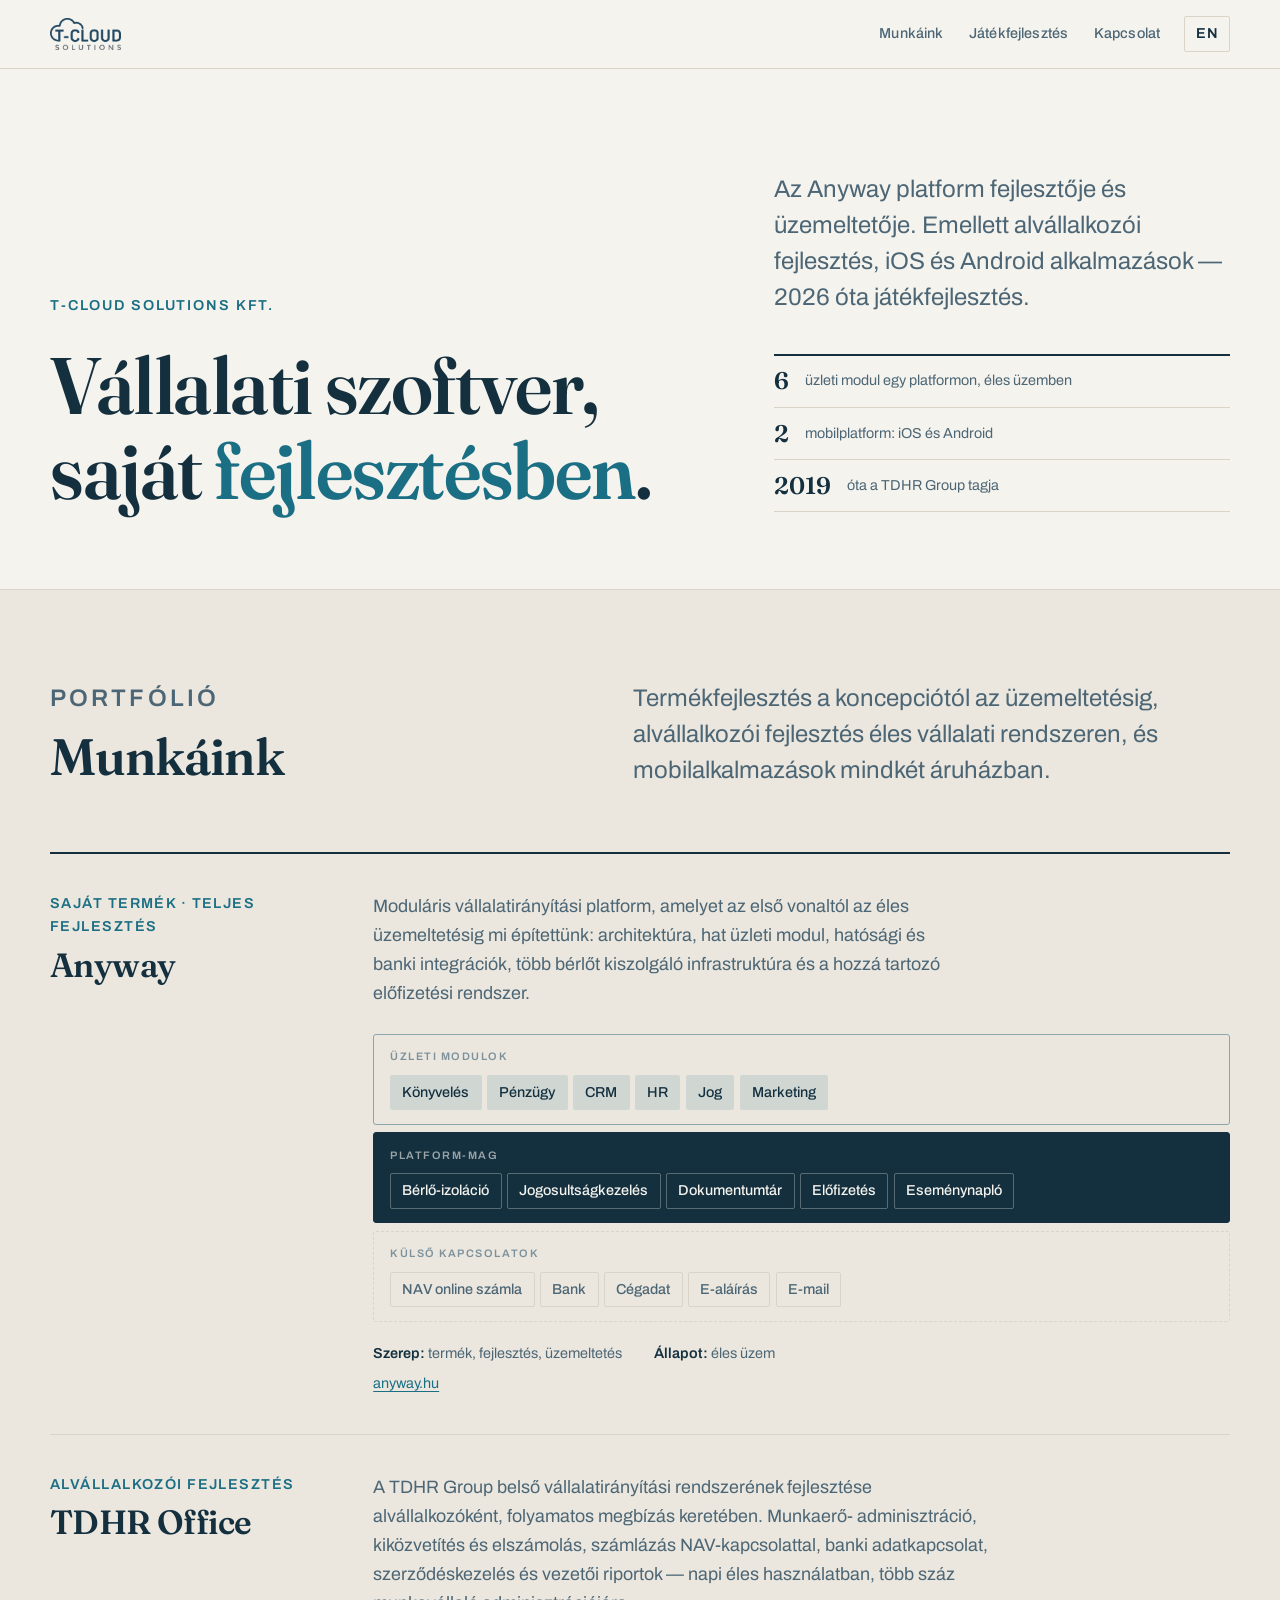
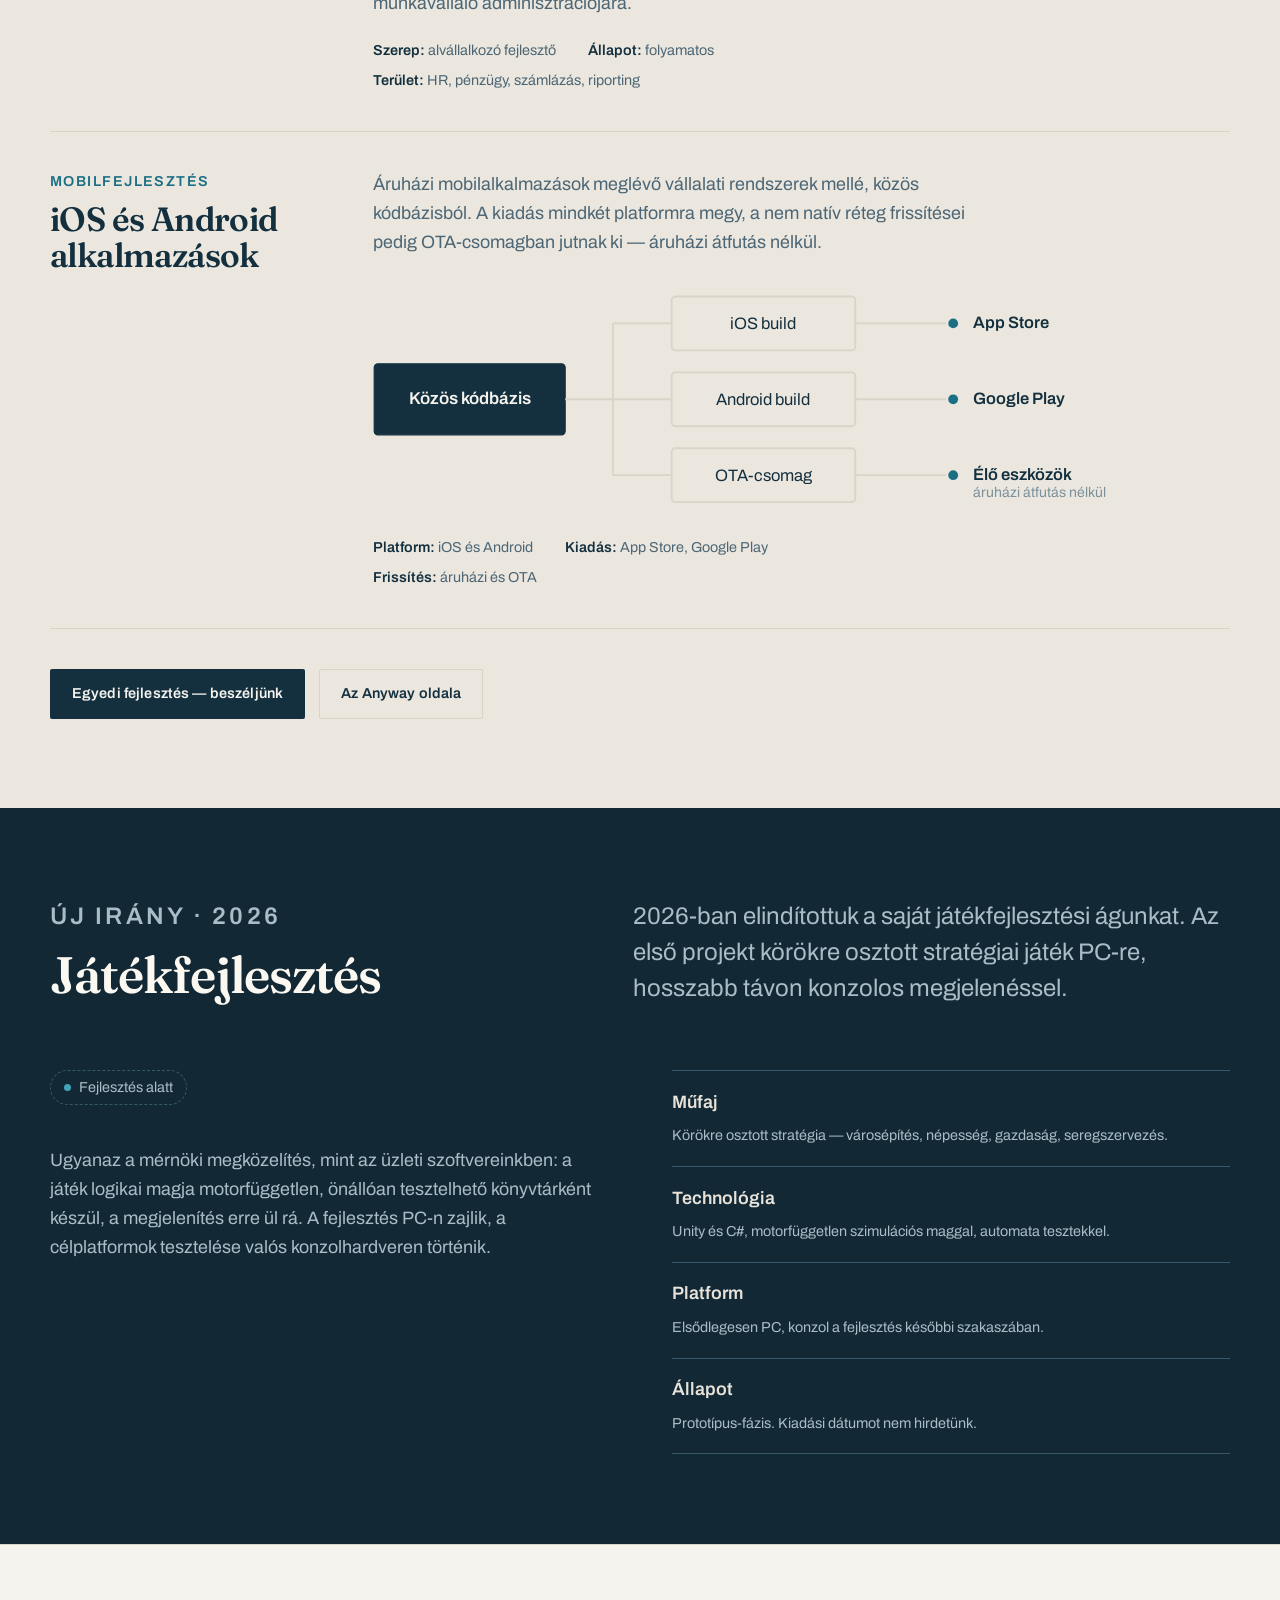
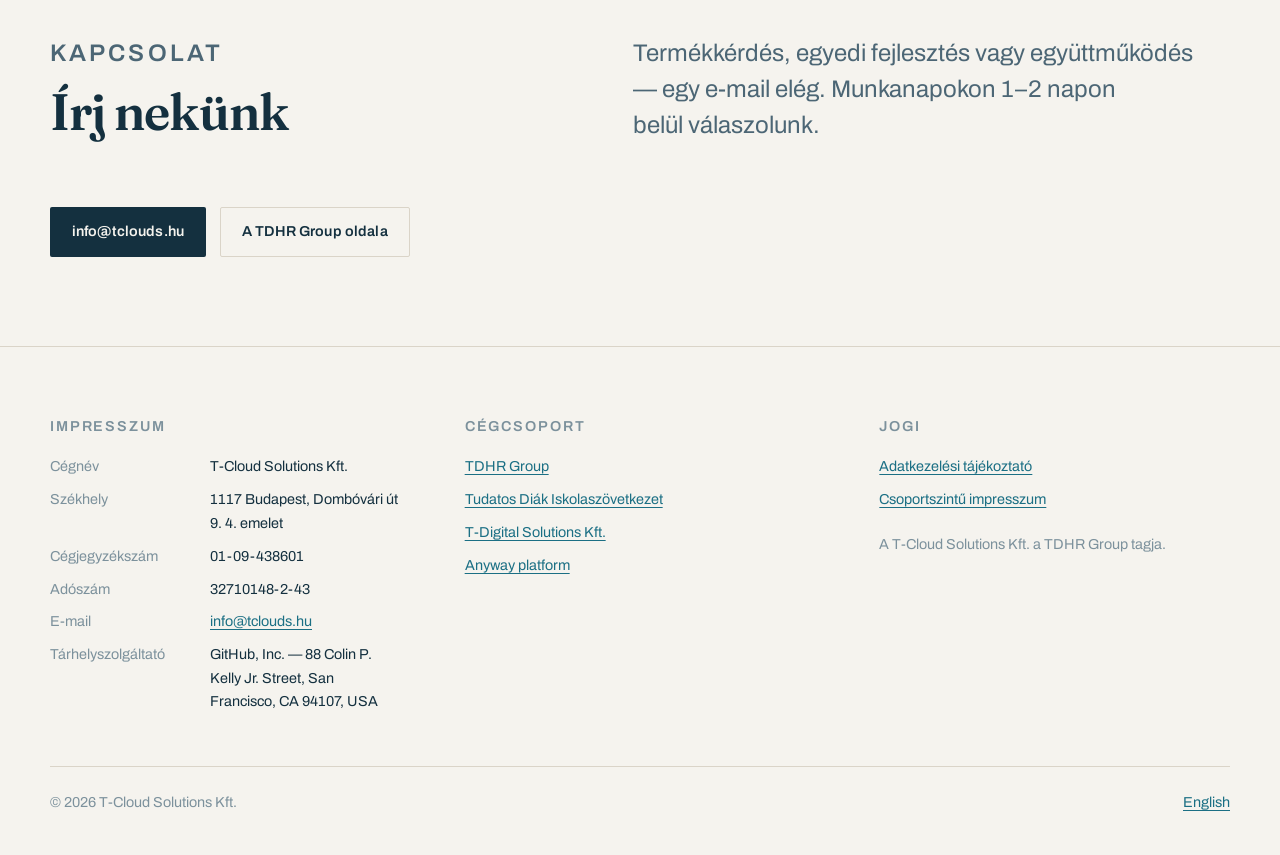
<file: index.html>
<!doctype html>
<html lang="hu">
<head>
<meta charset="utf-8">
<meta name="viewport" content="width=device-width, initial-scale=1">

<title>T-Cloud Solutions Kft. — szoftver- és játékfejlesztés</title>
<meta name="description" content="Az Anyway vállalatirányítási platform fejlesztője és üzemeltetője. Alvállalkozói szoftverfejlesztés, iOS és Android alkalmazások, 2026 óta játékfejlesztés.">

<link rel="canonical" href="https://tclouds.hu/">
<link rel="alternate" hreflang="hu" href="https://tclouds.hu/">
<link rel="alternate" hreflang="en" href="https://tclouds.hu/en/">
<link rel="alternate" hreflang="x-default" href="https://tclouds.hu/">

<meta property="og:type" content="website">
<meta property="og:locale" content="hu_HU">
<meta property="og:url" content="https://tclouds.hu/">
<meta property="og:title" content="T-Cloud Solutions Kft. — szoftver- és játékfejlesztés">
<meta property="og:description" content="Az Anyway vállalatirányítási platform fejlesztője és üzemeltetője.">
<meta property="og:image" content="https://tclouds.hu/assets/t-cloud.png">
<meta name="twitter:card" content="summary">

<link rel="icon" href="assets/t-cloud.png">
<meta name="theme-color" content="#14303F">

<link rel="preconnect" href="https://fonts.googleapis.com">
<link rel="preconnect" href="https://fonts.gstatic.com" crossorigin>
<link href="https://fonts.googleapis.com/css2?family=Archivo:wght@400;500;600&family=Fraunces:opsz,wght@9..144,400;9..144,600&display=swap" rel="stylesheet">
<link rel="stylesheet" href="assets/style.css">

<script type="application/ld+json">
{
  "@context": "https://schema.org",
  "@type": "Organization",
  "name": "T-Cloud Solutions Kft.",
  "url": "https://tclouds.hu/",
  "logo": "https://tclouds.hu/assets/t-cloud.png",
  "description": "Az Anyway vállalatirányítási platform fejlesztője és üzemeltetője. Alvállalkozói szoftverfejlesztés, mobilalkalmazások és játékfejlesztés.",
  "vatID": "32710148-2-43",
  "address": {
    "@type": "PostalAddress",
    "streetAddress": "Dombóvári út 9. 4. emelet",
    "addressLocality": "Budapest",
    "postalCode": "1117",
    "addressCountry": "HU"
  },
  "parentOrganization": { "@type": "Organization", "name": "TDHR Group", "url": "https://tdhr.hu/" },
  "makesOffer": [
    { "@type": "Offer", "itemOffered": { "@type": "SoftwareApplication", "name": "Anyway", "applicationCategory": "BusinessApplication", "url": "https://anyway.hu/" } }
  ]
}
</script>
</head>
<body>

<a class="skip" href="#fo">Ugrás a tartalomra</a>

<header class="top">
  <div class="shell top__in">
    <a class="mark" href="/" aria-label="T-Cloud Solutions — főoldal">
      <img src="assets/t-cloud.png" alt="T-Cloud Solutions">
    </a>
    <nav class="nav" aria-label="Fő navigáció">
      <a href="#munkak">Munkáink</a>
      <a href="#jatek">Játékfejlesztés</a>
      <a href="#kapcsolat">Kapcsolat</a>
    </nav>
    <a class="lang" href="en/" hreflang="en" lang="en">EN</a>
  </div>
</header>

<main id="fo">

  <!-- ---------- hero ---------- -->
  <section class="hero">
    <div class="shell hero__grid">
      <div class="rise">
        <p class="eyebrow">T-Cloud Solutions Kft.</p>
        <h1>Vállalati szoftver,<br>saját <em>fejlesztésben</em>.</h1>
      </div>
      <div class="rise">
        <p class="hero__lead">
          Az Anyway platform fejlesztője és üzemeltetője. Emellett alvállalkozói
          fejlesztés, iOS és Android alkalmazások — 2026 óta játékfejlesztés.
        </p>
        <ul class="hero__facts">
          <li><b>6</b><span>üzleti modul egy platformon, éles üzemben</span></li>
          <li><b>2</b><span>mobilplatform: iOS és Android</span></li>
          <li><b>2019</b><span>óta a TDHR Group tagja</span></li>
        </ul>
      </div>
    </div>
  </section>

  <!-- ---------- munkáink ---------- -->
  <section class="band band--sunk" id="munkak">
    <div class="shell">
      <div class="head">
        <div>
          <p class="tag">Portfólió</p>
          <h2>Munkáink</h2>
        </div>
        <p>
          Termékfejlesztés a koncepciótól az üzemeltetésig, alvállalkozói
          fejlesztés éles vállalati rendszeren, és mobilalkalmazások mindkét
          áruházban.
        </p>
      </div>

      <div class="work">

        <!-- Anyway -->
        <article class="item">
          <div>
            <p class="item__role">Saját termék · teljes fejlesztés</p>
            <h3>Anyway</h3>
          </div>
          <div class="item__body">
            <p>
              Moduláris vállalatirányítási platform, amelyet az első vonaltól az
              éles üzemeltetésig mi építettünk: architektúra, hat üzleti modul,
              hatósági és banki integrációk, több bérlőt kiszolgáló infrastruktúra
              és a hozzá tartozó előfizetési rendszer.
            </p>

            <figure class="stack" aria-label="Az Anyway platform rétegei">
              <div class="stack__layer stack__layer--top">
                <span class="stack__cap">Üzleti modulok</span>
                <div class="stack__cells">
                  <span class="stack__cell">Könyvelés</span>
                  <span class="stack__cell">Pénzügy</span>
                  <span class="stack__cell">CRM</span>
                  <span class="stack__cell">HR</span>
                  <span class="stack__cell">Jog</span>
                  <span class="stack__cell">Marketing</span>
                </div>
              </div>
              <div class="stack__layer stack__layer--core">
                <span class="stack__cap">Platform-mag</span>
                <div class="stack__cells">
                  <span class="stack__cell">Bérlő-izoláció</span>
                  <span class="stack__cell">Jogosultságkezelés</span>
                  <span class="stack__cell">Dokumentumtár</span>
                  <span class="stack__cell">Előfizetés</span>
                  <span class="stack__cell">Eseménynapló</span>
                </div>
              </div>
              <div class="stack__layer stack__layer--edge">
                <span class="stack__cap">Külső kapcsolatok</span>
                <div class="stack__cells">
                  <span class="stack__cell">NAV online számla</span>
                  <span class="stack__cell">Bank</span>
                  <span class="stack__cell">Cégadat</span>
                  <span class="stack__cell">E-aláírás</span>
                  <span class="stack__cell">E-mail</span>
                </div>
              </div>
            </figure>

            <p class="meta">
              <span><b>Szerep:</b> termék, fejlesztés, üzemeltetés</span>
              <span><b>Állapot:</b> éles üzem</span>
              <span><a href="https://anyway.hu/">anyway.hu</a></span>
            </p>
          </div>
        </article>

        <!-- TDHR Office -->
        <article class="item">
          <div>
            <p class="item__role">Alvállalkozói fejlesztés</p>
            <h3>TDHR Office</h3>
          </div>
          <div class="item__body">
            <p>
              A TDHR Group belső vállalatirányítási rendszerének fejlesztése
              alvállalkozóként, folyamatos megbízás keretében. Munkaerő-
              adminisztráció, kiközvetítés és elszámolás, számlázás NAV-kapcsolattal,
              banki adatkapcsolat, szerződéskezelés és vezetői riportok — napi
              éles használatban, több száz munkavállaló adminisztrációjára.
            </p>
            <p class="meta">
              <span><b>Szerep:</b> alvállalkozó fejlesztő</span>
              <span><b>Állapot:</b> folyamatos</span>
              <span><b>Terület:</b> HR, pénzügy, számlázás, riporting</span>
            </p>
          </div>
        </article>

        <!-- Mobil -->
        <article class="item">
          <div>
            <p class="item__role">Mobilfejlesztés</p>
            <h3>iOS és Android alkalmazások</h3>
          </div>
          <div class="item__body">
            <p>
              Áruházi mobilalkalmazások meglévő vállalati rendszerek mellé, közös
              kódbázisból. A kiadás mindkét platformra megy, a nem natív réteg
              frissítései pedig OTA-csomagban jutnak ki — áruházi átfutás nélkül.
            </p>

            <div class="flow-wrap">
            <svg class="flow" viewBox="0 0 700 190" role="img" aria-labelledby="flowT flowD">
              <title id="flowT">Mobil kiadási lánc</title>
              <desc id="flowD">Közös kódbázisból három ág indul: iOS build az App Store-ba, Android build a Google Play áruházba, és OTA-csomag közvetlenül az élő eszközökre.</desc>

              <!-- forrás -->
              <rect class="flow-box flow-box--ink" x="1" y="66" width="156" height="58" rx="3"/>
              <text class="flow-on-ink" x="79" y="95" text-anchor="middle" dominant-baseline="middle" font-size="14" font-weight="600">Közös kódbázis</text>

              <!-- elágazás -->
              <path class="flow-line" d="M157 95 H196 M196 33 V157 M196 33 H244 M196 95 H244 M196 157 H244" stroke-width="1.5"/>

              <!-- build lépések -->
              <rect class="flow-box" x="244" y="11" width="150" height="44" rx="3" stroke-width="1.5"/>
              <text x="319" y="34" text-anchor="middle" dominant-baseline="middle" font-size="13.5">iOS build</text>

              <rect class="flow-box" x="244" y="73" width="150" height="44" rx="3" stroke-width="1.5"/>
              <text x="319" y="96" text-anchor="middle" dominant-baseline="middle" font-size="13.5">Android build</text>

              <rect class="flow-box" x="244" y="135" width="150" height="44" rx="3" stroke-width="1.5"/>
              <text x="319" y="158" text-anchor="middle" dominant-baseline="middle" font-size="13.5">OTA-csomag</text>

              <!-- kimenet -->
              <path class="flow-line" d="M394 33 H468 M394 95 H468 M394 157 H468" stroke-width="1.5"/>
              <circle class="flow-dot" cx="474" cy="33" r="4"/>
              <circle class="flow-dot" cx="474" cy="95" r="4"/>
              <circle class="flow-dot" cx="474" cy="157" r="4"/>

              <text x="490" y="33" dominant-baseline="middle" font-size="13.5" font-weight="600">App Store</text>
              <text x="490" y="95" dominant-baseline="middle" font-size="13.5" font-weight="600">Google Play</text>
              <text x="490" y="157" dominant-baseline="middle" font-size="13.5" font-weight="600">Élő eszközök</text>
              <text class="flow-dim" x="490" y="172" dominant-baseline="middle" font-size="11.5">áruházi átfutás nélkül</text>
            </svg>
            </div>

            <p class="meta">
              <span><b>Platform:</b> iOS és Android</span>
              <span><b>Kiadás:</b> App Store, Google Play</span>
              <span><b>Frissítés:</b> áruházi és OTA</span>
            </p>
          </div>
        </article>

      </div>

      <div class="acts">
        <a class="btn btn--solid" href="#kapcsolat">Egyedi fejlesztés — beszéljünk</a>
        <a class="btn btn--ghost" href="https://anyway.hu/">Az Anyway oldala</a>
      </div>
    </div>
  </section>

  <!-- ---------- játékfejlesztés ---------- -->
  <section class="band band--dark" id="jatek">
    <div class="shell">
      <div class="head">
        <div>
          <p class="tag">Új irány &middot; 2026</p>
          <h2>Játékfejlesztés</h2>
        </div>
        <p>
          2026-ban elindítottuk a saját játékfejlesztési águnkat. Az első
          projekt körökre osztott stratégiai játék PC-re, hosszabb távon
          konzolos megjelenéssel.
        </p>
      </div>

      <div class="split">
        <div class="prose">
          <p class="wip">Fejlesztés alatt</p>
          <p>
            Ugyanaz a mérnöki megközelítés, mint az üzleti szoftvereinkben: a
            játék logikai magja motorfüggetlen, önállóan tesztelhető könyvtárként
            készül, a megjelenítés erre ül rá. A fejlesztés PC-n zajlik, a
            célplatformok tesztelése valós konzolhardveren történik.
          </p>
        </div>

        <ul class="lines" role="list">
          <li><strong>Műfaj</strong><span>Körökre osztott stratégia — városépítés, népesség, gazdaság, seregszervezés.</span></li>
          <li><strong>Technológia</strong><span>Unity és C#, motorfüggetlen szimulációs maggal, automata tesztekkel.</span></li>
          <li><strong>Platform</strong><span>Elsődlegesen PC, konzol a fejlesztés későbbi szakaszában.</span></li>
          <li><strong>Állapot</strong><span>Prototípus-fázis. Kiadási dátumot nem hirdetünk.</span></li>
        </ul>
      </div>
    </div>
  </section>

  <!-- ---------- kapcsolat ---------- -->
  <section class="band" id="kapcsolat">
    <div class="shell">
      <div class="head">
        <div>
          <p class="tag">Kapcsolat</p>
          <h2>Írj nekünk</h2>
        </div>
        <p>
          Termékkérdés, egyedi fejlesztés vagy együttműködés — egy e-mail elég.
          Munkanapokon 1–2 napon belül válaszolunk.
        </p>
      </div>
      <div class="acts" style="margin-top:0">
        <a class="btn btn--solid" href="mailto:info@tclouds.hu">info@tclouds.hu</a>
        <a class="btn btn--ghost" href="https://tdhr.hu/">A TDHR Group oldala</a>
      </div>
    </div>
  </section>

</main>

<!-- ---------- lábléc + impresszum ---------- -->
<footer class="foot">
  <div class="shell">
    <div class="foot__grid">

      <section>
        <h3>Impresszum</h3>
        <dl class="dl">
          <div><dt>Cégnév</dt><dd>T-Cloud Solutions Kft.</dd></div>
          <div><dt>Székhely</dt><dd>1117 Budapest, Dombóvári út 9. 4. emelet</dd></div>
          <div><dt>Cégjegyzékszám</dt><dd>01-09-438601</dd></div>
          <div><dt>Adószám</dt><dd>32710148-2-43</dd></div>
          <div><dt>E-mail</dt><dd><a href="mailto:info@tclouds.hu">info@tclouds.hu</a></dd></div>
          <div><dt>Tárhelyszolgáltató</dt><dd>GitHub, Inc. — 88 Colin P. Kelly Jr. Street, San Francisco, CA 94107, USA</dd></div>
        </dl>
      </section>

      <section>
        <h3>Cégcsoport</h3>
        <ul class="foot__links" role="list">
          <li><a href="https://tdhr.hu/">TDHR Group</a></li>
          <li><a href="https://tudatosdiak.hu/">Tudatos Diák Iskolaszövetkezet</a></li>
          <li><a href="https://tudatosai.hu/">T-Digital Solutions Kft.</a></li>
          <li><a href="https://anyway.hu/">Anyway platform</a></li>
        </ul>
      </section>

      <section>
        <h3>Jogi</h3>
        <ul class="foot__links" role="list">
          <li><a href="https://anyway.hu/adatkezelesi-tajekoztato">Adatkezelési tájékoztató</a></li>
          <li><a href="https://tdhr.hu/hu/impresszum">Csoportszintű impresszum</a></li>
        </ul>
        <p style="margin-top:1rem;font-size:var(--step--1);color:var(--ink-faint)">
          A T-Cloud Solutions Kft. a TDHR Group tagja.
        </p>
      </section>

    </div>

    <div class="foot__end">
      <span>&copy; 2026 T-Cloud Solutions Kft.</span>
      <span><a href="en/" hreflang="en" lang="en">English</a></span>
    </div>
  </div>
</footer>

</body>
</html>
</file>
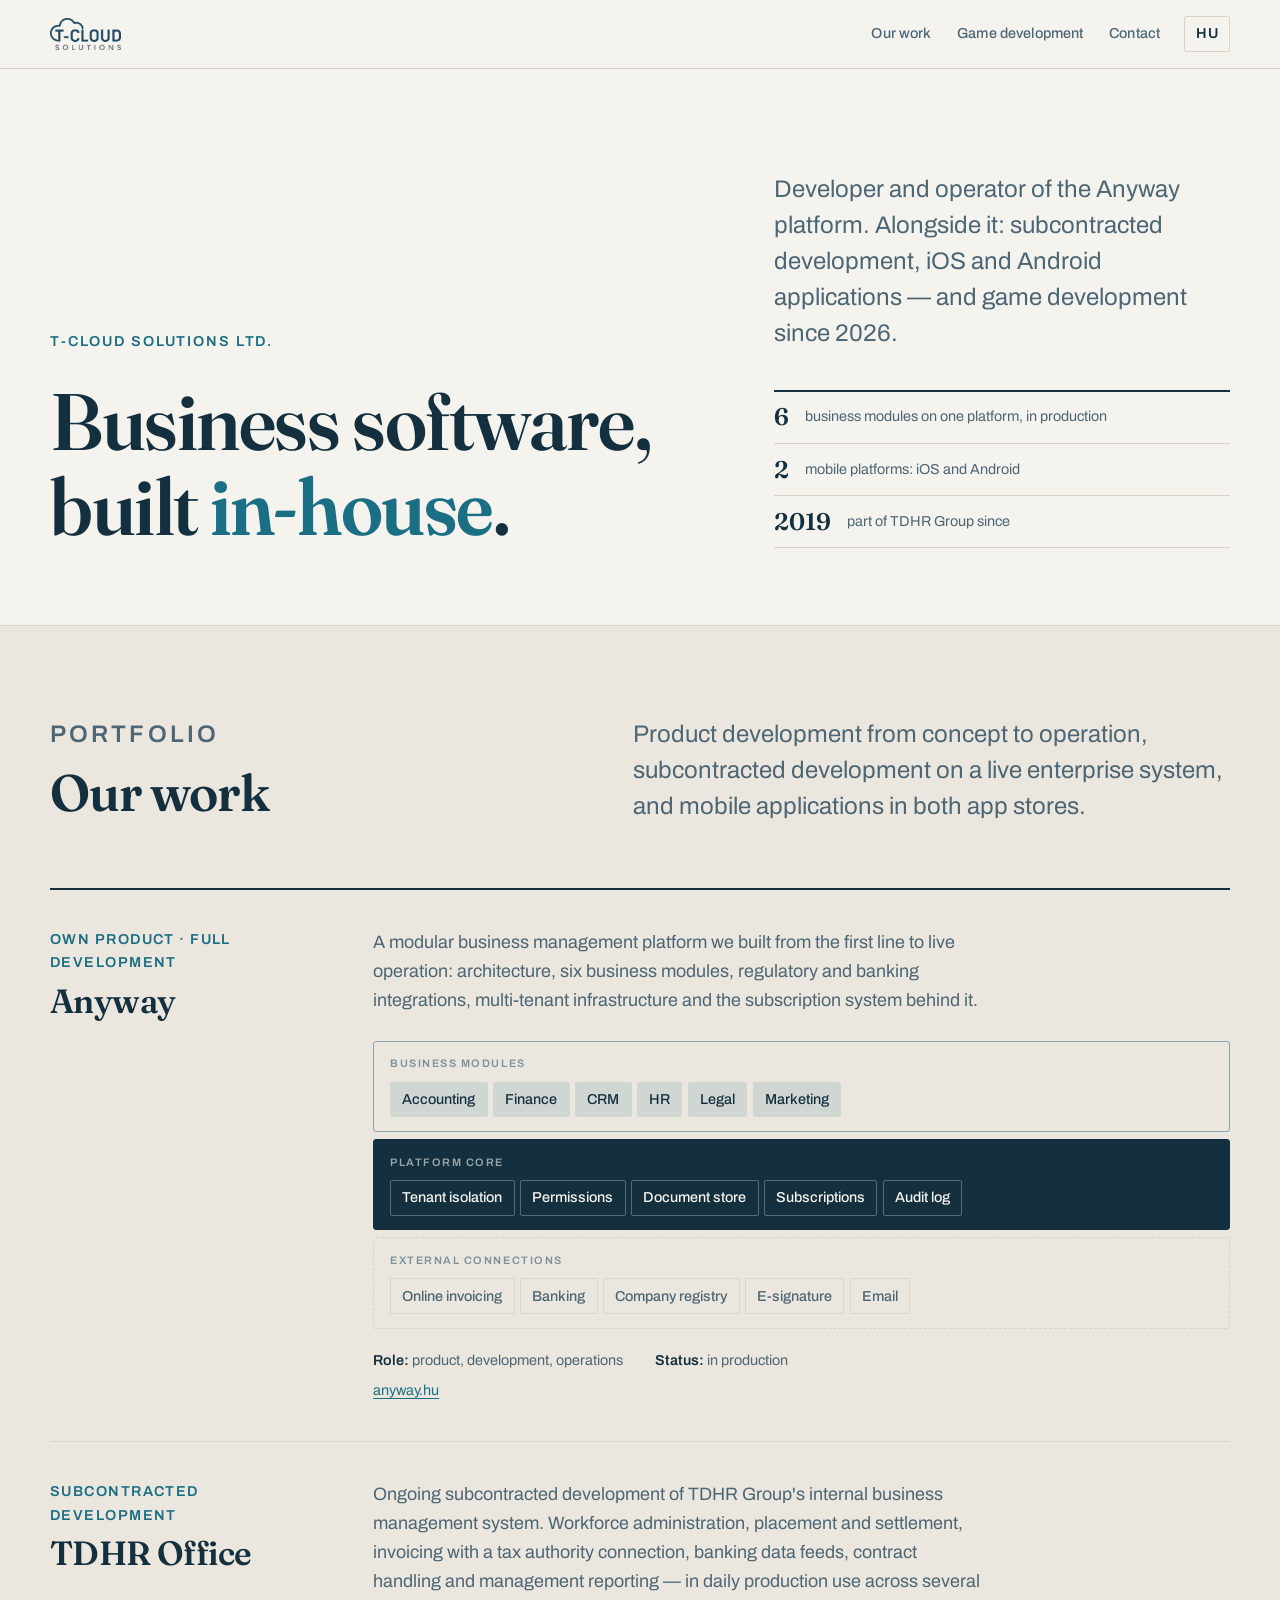
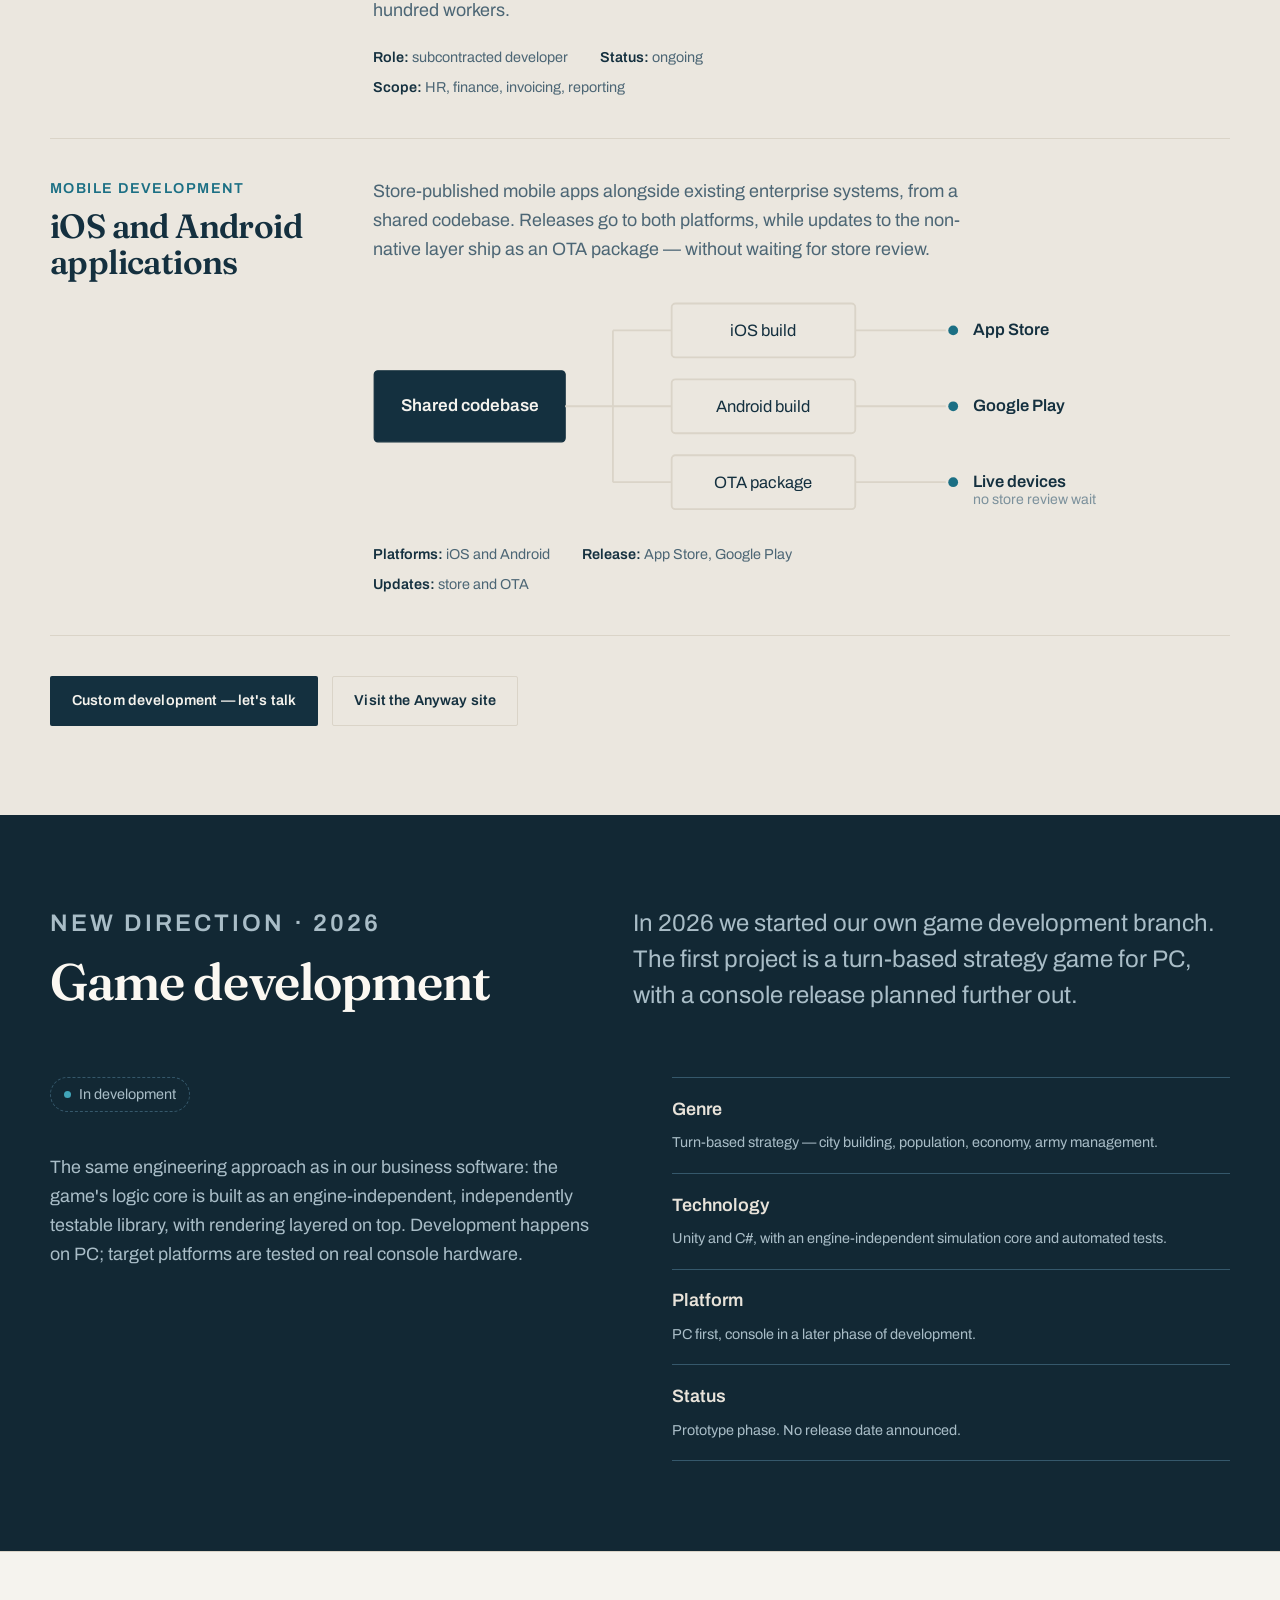
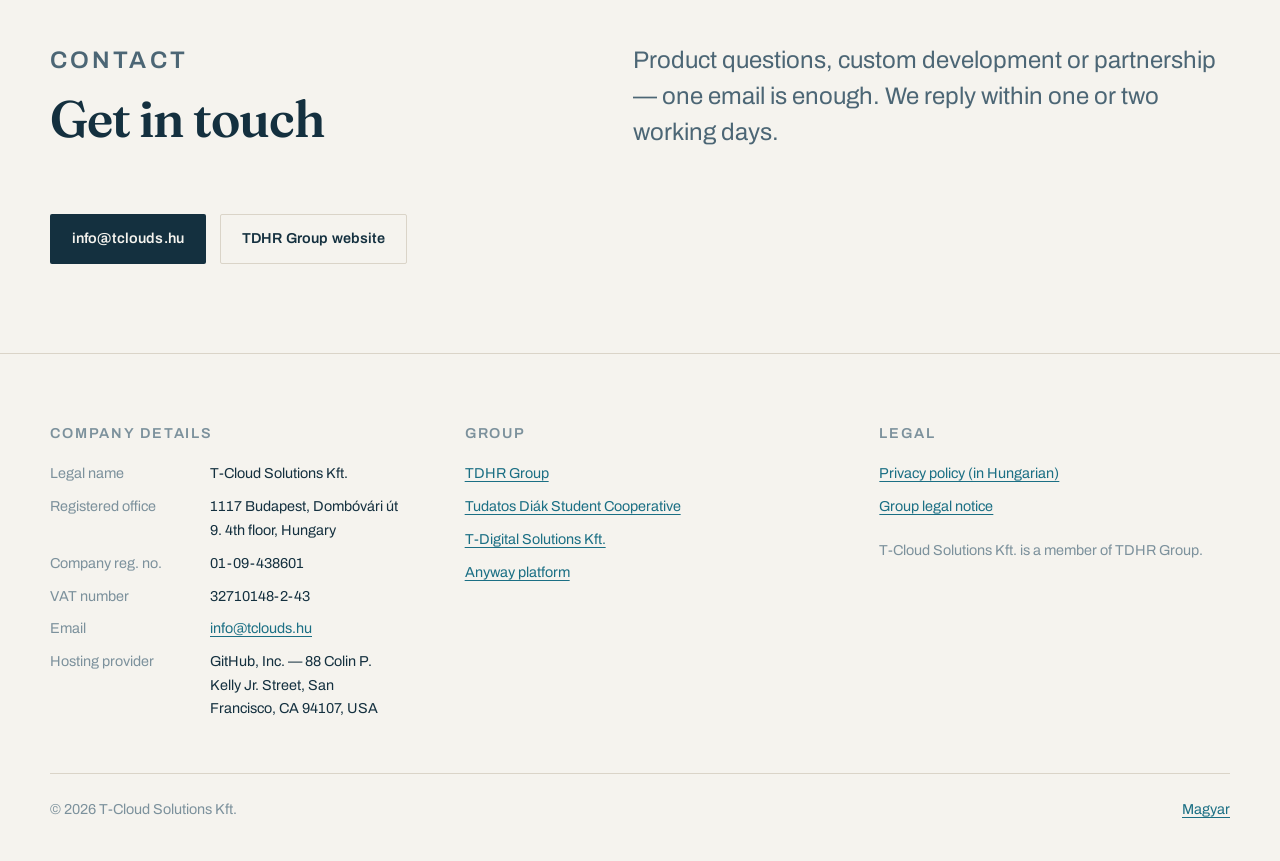
<file: en/index.html>
<!doctype html>
<html lang="en">
<head>
<meta charset="utf-8">
<meta name="viewport" content="width=device-width, initial-scale=1">

<title>T-Cloud Solutions Ltd. — software and game development</title>
<meta name="description" content="Developer and operator of the Anyway business management platform. Subcontracted software development, iOS and Android apps, and game development since 2026.">

<link rel="canonical" href="https://tclouds.hu/en/">
<link rel="alternate" hreflang="hu" href="https://tclouds.hu/">
<link rel="alternate" hreflang="en" href="https://tclouds.hu/en/">
<link rel="alternate" hreflang="x-default" href="https://tclouds.hu/">

<meta property="og:type" content="website">
<meta property="og:locale" content="en_GB">
<meta property="og:url" content="https://tclouds.hu/en/">
<meta property="og:title" content="T-Cloud Solutions Ltd. — software and game development">
<meta property="og:description" content="Developer and operator of the Anyway business management platform.">
<meta property="og:image" content="https://tclouds.hu/assets/t-cloud.png">
<meta name="twitter:card" content="summary">

<link rel="icon" href="../assets/t-cloud.png">
<meta name="theme-color" content="#14303F">

<link rel="preconnect" href="https://fonts.googleapis.com">
<link rel="preconnect" href="https://fonts.gstatic.com" crossorigin>
<link href="https://fonts.googleapis.com/css2?family=Archivo:wght@400;500;600&family=Fraunces:opsz,wght@9..144,400;9..144,600&display=swap" rel="stylesheet">
<link rel="stylesheet" href="../assets/style.css">

<script type="application/ld+json">
{
  "@context": "https://schema.org",
  "@type": "Organization",
  "name": "T-Cloud Solutions Kft.",
  "url": "https://tclouds.hu/",
  "logo": "https://tclouds.hu/assets/t-cloud.png",
  "description": "Developer and operator of the Anyway business management platform. Subcontracted software development, mobile applications and game development.",
  "vatID": "32710148-2-43",
  "address": {
    "@type": "PostalAddress",
    "streetAddress": "Dombóvári út 9. 4th floor",
    "addressLocality": "Budapest",
    "postalCode": "1117",
    "addressCountry": "HU"
  },
  "parentOrganization": { "@type": "Organization", "name": "TDHR Group", "url": "https://tdhr.hu/" },
  "makesOffer": [
    { "@type": "Offer", "itemOffered": { "@type": "SoftwareApplication", "name": "Anyway", "applicationCategory": "BusinessApplication", "url": "https://anyway.hu/" } }
  ]
}
</script>
</head>
<body>

<a class="skip" href="#main">Skip to content</a>

<header class="top">
  <div class="shell top__in">
    <a class="mark" href="../" aria-label="T-Cloud Solutions — home">
      <img src="../assets/t-cloud.png" alt="T-Cloud Solutions">
    </a>
    <nav class="nav" aria-label="Main navigation">
      <a href="#work">Our work</a>
      <a href="#games">Game development</a>
      <a href="#contact">Contact</a>
    </nav>
    <a class="lang" href="../" hreflang="hu" lang="hu">HU</a>
  </div>
</header>

<main id="main">

  <!-- ---------- hero ---------- -->
  <section class="hero">
    <div class="shell hero__grid">
      <div class="rise">
        <p class="eyebrow">T-Cloud Solutions Ltd.</p>
        <h1>Business software,<br>built <em>in-house</em>.</h1>
      </div>
      <div class="rise">
        <p class="hero__lead">
          Developer and operator of the Anyway platform. Alongside it:
          subcontracted development, iOS and Android applications — and game
          development since 2026.
        </p>
        <ul class="hero__facts">
          <li><b>6</b><span>business modules on one platform, in production</span></li>
          <li><b>2</b><span>mobile platforms: iOS and Android</span></li>
          <li><b>2019</b><span>part of TDHR Group since</span></li>
        </ul>
      </div>
    </div>
  </section>

  <!-- ---------- our work ---------- -->
  <section class="band band--sunk" id="work">
    <div class="shell">
      <div class="head">
        <div>
          <p class="tag">Portfolio</p>
          <h2>Our work</h2>
        </div>
        <p>
          Product development from concept to operation, subcontracted
          development on a live enterprise system, and mobile applications in
          both app stores.
        </p>
      </div>

      <div class="work">

        <!-- Anyway -->
        <article class="item">
          <div>
            <p class="item__role">Own product · full development</p>
            <h3>Anyway</h3>
          </div>
          <div class="item__body">
            <p>
              A modular business management platform we built from the first line
              to live operation: architecture, six business modules, regulatory
              and banking integrations, multi-tenant infrastructure and the
              subscription system behind it.
            </p>

            <figure class="stack" aria-label="Layers of the Anyway platform">
              <div class="stack__layer stack__layer--top">
                <span class="stack__cap">Business modules</span>
                <div class="stack__cells">
                  <span class="stack__cell">Accounting</span>
                  <span class="stack__cell">Finance</span>
                  <span class="stack__cell">CRM</span>
                  <span class="stack__cell">HR</span>
                  <span class="stack__cell">Legal</span>
                  <span class="stack__cell">Marketing</span>
                </div>
              </div>
              <div class="stack__layer stack__layer--core">
                <span class="stack__cap">Platform core</span>
                <div class="stack__cells">
                  <span class="stack__cell">Tenant isolation</span>
                  <span class="stack__cell">Permissions</span>
                  <span class="stack__cell">Document store</span>
                  <span class="stack__cell">Subscriptions</span>
                  <span class="stack__cell">Audit log</span>
                </div>
              </div>
              <div class="stack__layer stack__layer--edge">
                <span class="stack__cap">External connections</span>
                <div class="stack__cells">
                  <span class="stack__cell">Online invoicing</span>
                  <span class="stack__cell">Banking</span>
                  <span class="stack__cell">Company registry</span>
                  <span class="stack__cell">E-signature</span>
                  <span class="stack__cell">Email</span>
                </div>
              </div>
            </figure>

            <p class="meta">
              <span><b>Role:</b> product, development, operations</span>
              <span><b>Status:</b> in production</span>
              <span><a href="https://anyway.hu/">anyway.hu</a></span>
            </p>
          </div>
        </article>

        <!-- TDHR Office -->
        <article class="item">
          <div>
            <p class="item__role">Subcontracted development</p>
            <h3>TDHR Office</h3>
          </div>
          <div class="item__body">
            <p>
              Ongoing subcontracted development of TDHR Group's internal business
              management system. Workforce administration, placement and
              settlement, invoicing with a tax authority connection, banking data
              feeds, contract handling and management reporting — in daily
              production use across several hundred workers.
            </p>
            <p class="meta">
              <span><b>Role:</b> subcontracted developer</span>
              <span><b>Status:</b> ongoing</span>
              <span><b>Scope:</b> HR, finance, invoicing, reporting</span>
            </p>
          </div>
        </article>

        <!-- Mobile -->
        <article class="item">
          <div>
            <p class="item__role">Mobile development</p>
            <h3>iOS and Android applications</h3>
          </div>
          <div class="item__body">
            <p>
              Store-published mobile apps alongside existing enterprise systems,
              from a shared codebase. Releases go to both platforms, while updates
              to the non-native layer ship as an OTA package — without waiting for
              store review.
            </p>

            <div class="flow-wrap">
            <svg class="flow" viewBox="0 0 700 190" role="img" aria-labelledby="flowT flowD">
              <title id="flowT">Mobile release pipeline</title>
              <desc id="flowD">Three branches leave a shared codebase: an iOS build to the App Store, an Android build to Google Play, and an OTA package straight to live devices.</desc>

              <rect class="flow-box flow-box--ink" x="1" y="66" width="156" height="58" rx="3"/>
              <text class="flow-on-ink" x="79" y="95" text-anchor="middle" dominant-baseline="middle" font-size="14" font-weight="600">Shared codebase</text>

              <path class="flow-line" d="M157 95 H196 M196 33 V157 M196 33 H244 M196 95 H244 M196 157 H244" stroke-width="1.5"/>

              <rect class="flow-box" x="244" y="11" width="150" height="44" rx="3" stroke-width="1.5"/>
              <text x="319" y="34" text-anchor="middle" dominant-baseline="middle" font-size="13.5">iOS build</text>

              <rect class="flow-box" x="244" y="73" width="150" height="44" rx="3" stroke-width="1.5"/>
              <text x="319" y="96" text-anchor="middle" dominant-baseline="middle" font-size="13.5">Android build</text>

              <rect class="flow-box" x="244" y="135" width="150" height="44" rx="3" stroke-width="1.5"/>
              <text x="319" y="158" text-anchor="middle" dominant-baseline="middle" font-size="13.5">OTA package</text>

              <path class="flow-line" d="M394 33 H468 M394 95 H468 M394 157 H468" stroke-width="1.5"/>
              <circle class="flow-dot" cx="474" cy="33" r="4"/>
              <circle class="flow-dot" cx="474" cy="95" r="4"/>
              <circle class="flow-dot" cx="474" cy="157" r="4"/>

              <text x="490" y="33" dominant-baseline="middle" font-size="13.5" font-weight="600">App Store</text>
              <text x="490" y="95" dominant-baseline="middle" font-size="13.5" font-weight="600">Google Play</text>
              <text x="490" y="157" dominant-baseline="middle" font-size="13.5" font-weight="600">Live devices</text>
              <text class="flow-dim" x="490" y="172" dominant-baseline="middle" font-size="11.5">no store review wait</text>
            </svg>
            </div>

            <p class="meta">
              <span><b>Platforms:</b> iOS and Android</span>
              <span><b>Release:</b> App Store, Google Play</span>
              <span><b>Updates:</b> store and OTA</span>
            </p>
          </div>
        </article>

      </div>

      <div class="acts">
        <a class="btn btn--solid" href="#contact">Custom development — let's talk</a>
        <a class="btn btn--ghost" href="https://anyway.hu/">Visit the Anyway site</a>
      </div>
    </div>
  </section>

  <!-- ---------- game development ---------- -->
  <section class="band band--dark" id="games">
    <div class="shell">
      <div class="head">
        <div>
          <p class="tag">New direction &middot; 2026</p>
          <h2>Game development</h2>
        </div>
        <p>
          In 2026 we started our own game development branch. The first project
          is a turn-based strategy game for PC, with a console release planned
          further out.
        </p>
      </div>

      <div class="split">
        <div class="prose">
          <p class="wip">In development</p>
          <p>
            The same engineering approach as in our business software: the game's
            logic core is built as an engine-independent, independently testable
            library, with rendering layered on top. Development happens on PC;
            target platforms are tested on real console hardware.
          </p>
        </div>

        <ul class="lines" role="list">
          <li><strong>Genre</strong><span>Turn-based strategy — city building, population, economy, army management.</span></li>
          <li><strong>Technology</strong><span>Unity and C#, with an engine-independent simulation core and automated tests.</span></li>
          <li><strong>Platform</strong><span>PC first, console in a later phase of development.</span></li>
          <li><strong>Status</strong><span>Prototype phase. No release date announced.</span></li>
        </ul>
      </div>
    </div>
  </section>

  <!-- ---------- contact ---------- -->
  <section class="band" id="contact">
    <div class="shell">
      <div class="head">
        <div>
          <p class="tag">Contact</p>
          <h2>Get in touch</h2>
        </div>
        <p>
          Product questions, custom development or partnership — one email is
          enough. We reply within one or two working days.
        </p>
      </div>
      <div class="acts" style="margin-top:0">
        <a class="btn btn--solid" href="mailto:info@tclouds.hu">info@tclouds.hu</a>
        <a class="btn btn--ghost" href="https://tdhr.hu/en">TDHR Group website</a>
      </div>
    </div>
  </section>

</main>

<!-- ---------- footer ---------- -->
<footer class="foot">
  <div class="shell">
    <div class="foot__grid">

      <section>
        <h3>Company details</h3>
        <dl class="dl">
          <div><dt>Legal name</dt><dd>T-Cloud Solutions Kft.</dd></div>
          <div><dt>Registered office</dt><dd>1117 Budapest, Dombóvári út 9. 4th floor, Hungary</dd></div>
          <div><dt>Company reg. no.</dt><dd>01-09-438601</dd></div>
          <div><dt>VAT number</dt><dd>32710148-2-43</dd></div>
          <div><dt>Email</dt><dd><a href="mailto:info@tclouds.hu">info@tclouds.hu</a></dd></div>
          <div><dt>Hosting provider</dt><dd>GitHub, Inc. — 88 Colin P. Kelly Jr. Street, San Francisco, CA 94107, USA</dd></div>
        </dl>
      </section>

      <section>
        <h3>Group</h3>
        <ul class="foot__links" role="list">
          <li><a href="https://tdhr.hu/en">TDHR Group</a></li>
          <li><a href="https://tudatosdiak.hu/">Tudatos Diák Student Cooperative</a></li>
          <li><a href="https://tudatosai.hu/">T-Digital Solutions Kft.</a></li>
          <li><a href="https://anyway.hu/">Anyway platform</a></li>
        </ul>
      </section>

      <section>
        <h3>Legal</h3>
        <ul class="foot__links" role="list">
          <li><a href="https://anyway.hu/adatkezelesi-tajekoztato" hreflang="hu">Privacy policy (in Hungarian)</a></li>
          <li><a href="https://tdhr.hu/en/impresszum">Group legal notice</a></li>
        </ul>
        <p style="margin-top:1rem;font-size:var(--step--1);color:var(--ink-faint)">
          T-Cloud Solutions Kft. is a member of TDHR Group.
        </p>
      </section>

    </div>

    <div class="foot__end">
      <span>&copy; 2026 T-Cloud Solutions Kft.</span>
      <span><a href="../" hreflang="hu" lang="hu">Magyar</a></span>
    </div>
  </div>
</footer>

</body>
</html>
</file>
<file: assets/style.css>
/* T-Cloud Solutions Kft. — tclouds.hu
   Egyetlen stíluslap, két nyelvi oldal osztozik rajta. */

/* ---------- tokens ---------- */

:root {
  --paper:        #F5F3EE;
  --paper-sunk:   #EBE7DF;
  --ink:          #14303F;
  --ink-soft:     #4C6675;
  --ink-faint:    #7C919C;
  --rule:         #DAD4C8;
  --accent:       #1B6F84;
  --accent-lift:  #41A5B9;

  /* Tömör felület ábrákhoz. Sötét módban NEM az --ink inverze: az ott
     világos lenne, és a mag-réteg lenne a lap legfényesebb eleme. */
  --solid-bg:     #14303F;
  --solid-fg:     #F5F3EE;

  --shell: min(1180px, 100% - 2.5rem);

  --step--1: clamp(0.82rem, 0.79rem + 0.14vw, 0.9rem);
  --step-0:  clamp(1rem, 0.96rem + 0.2vw, 1.12rem);
  --step-1:  clamp(1.2rem, 1.1rem + 0.5vw, 1.5rem);
  --step-2:  clamp(1.5rem, 1.3rem + 1vw, 2.1rem);
  --step-3:  clamp(2rem, 1.6rem + 2vw, 3.2rem);
  --step-4:  clamp(2.6rem, 1.8rem + 4vw, 5.2rem);

  --ease: cubic-bezier(0.16, 1, 0.3, 1);
}

@media (prefers-color-scheme: dark) {
  :root {
    --paper:      #0F212C;
    --paper-sunk: #16303F;
    --ink:        #EDE8DF;
    --ink-soft:   #A2B4BD;
    --ink-faint:  #6E848F;
    --rule:       #26414F;
    --accent:     #63BDD0;
    --accent-lift:#41A5B9;
    --solid-bg:   #24485C;
    --solid-fg:   #F1EDE5;
  }
}

*, *::before, *::after { box-sizing: border-box; }

html { -webkit-text-size-adjust: 100%; scroll-behavior: smooth; }
@media (prefers-reduced-motion: reduce) { html { scroll-behavior: auto; } }

body {
  margin: 0;
  background: var(--paper);
  color: var(--ink);
  font-family: 'Archivo', system-ui, sans-serif;
  font-size: var(--step-0);
  line-height: 1.62;
  -webkit-font-smoothing: antialiased;
  text-rendering: optimizeLegibility;
}

h1, h2, h3 {
  font-family: 'Fraunces', Georgia, serif;
  font-variation-settings: 'SOFT' 0, 'WONK' 0;
  font-weight: 600;
  line-height: 1.06;
  letter-spacing: -0.018em;
  margin: 0;
  text-wrap: balance;
}

p { margin: 0; text-wrap: pretty; }
figure { margin: 0; }

a { color: var(--accent); text-decoration-thickness: 1px; text-underline-offset: 0.22em; }
a:hover { color: var(--ink); }

img { max-width: 100%; height: auto; }

:focus-visible {
  outline: 2px solid var(--accent);
  outline-offset: 3px;
  border-radius: 2px;
}

.shell { width: var(--shell); margin-inline: auto; }

/* Csak képernyőolvasónak */
.sr {
  position: absolute; width: 1px; height: 1px;
  padding: 0; margin: -1px; overflow: hidden;
  clip-path: inset(50%); white-space: nowrap;
}

.skip {
  position: absolute; left: 0.5rem; top: -4rem;
  background: var(--ink); color: var(--paper);
  padding: 0.6rem 1rem; border-radius: 3px; z-index: 50;
  transition: top 0.2s var(--ease);
}
.skip:focus { top: 0.5rem; color: var(--paper); }

/* ---------- fejléc ---------- */

.top {
  position: sticky; top: 0; z-index: 40;
  background: color-mix(in oklab, var(--paper) 88%, transparent);
  backdrop-filter: blur(8px);
  border-bottom: 1px solid var(--rule);
}

.top__in {
  display: flex; align-items: center; gap: 1.5rem;
  min-height: 4.25rem;
}

.mark { display: flex; align-items: center; margin-right: auto; }
.mark img { height: 2rem; width: auto; display: block; }
@media (prefers-color-scheme: dark) {
  /* A logó sötét tintás — világosítjuk, hogy sötét alapon is olvasható legyen. */
  .mark img { filter: brightness(0) invert(0.92); }
}

.nav { display: flex; gap: 1.6rem; align-items: center; }
.nav a {
  color: var(--ink-soft); text-decoration: none;
  font-size: var(--step--1); font-weight: 500;
  letter-spacing: 0.01em;
}
.nav a:hover { color: var(--ink); }
@media (max-width: 780px) { .nav { display: none; } }

.lang {
  font-size: var(--step--1); font-weight: 600;
  color: var(--ink); text-decoration: none;
  border: 1px solid var(--rule); border-radius: 2px;
  padding: 0.34rem 0.68rem; letter-spacing: 0.04em;
}
.lang:hover { border-color: var(--accent); color: var(--accent); }

/* ---------- hero ---------- */

.hero { padding-block: clamp(3.5rem, 8vw, 7.5rem) clamp(3rem, 6vw, 5.5rem); }

.hero__grid {
  display: grid; gap: clamp(2rem, 5vw, 4rem);
  grid-template-columns: minmax(0, 1.45fr) minmax(0, 1fr);
  align-items: end;
}
@media (max-width: 900px) { .hero__grid { grid-template-columns: 1fr; } }

.eyebrow {
  font-size: var(--step--1); font-weight: 600;
  letter-spacing: 0.13em; text-transform: uppercase;
  color: var(--accent); margin-bottom: 1.6rem;
}

.hero h1 { font-size: var(--step-4); }
.hero h1 em {
  font-style: normal;
  font-variation-settings: 'SOFT' 40, 'WONK' 1;
  color: var(--accent);
}

.hero__lead {
  font-size: var(--step-1); color: var(--ink-soft);
  line-height: 1.5; max-width: 34ch;
}

.hero__facts {
  list-style: none; margin: 2.4rem 0 0; padding: 0;
  border-top: 2px solid var(--ink);
}
.hero__facts li {
  display: grid; grid-template-columns: auto 1fr; gap: 1rem;
  padding: 0.85rem 0; border-bottom: 1px solid var(--rule);
  font-size: var(--step--1); color: var(--ink-soft);
}
.hero__facts b {
  font-family: 'Fraunces', Georgia, serif;
  font-size: var(--step-1); font-weight: 600;
  color: var(--ink); line-height: 1;
  font-variant-numeric: tabular-nums;
}

/* ---------- szekciók ---------- */

.band { padding-block: clamp(3.5rem, 7vw, 6.5rem); border-top: 1px solid var(--rule); }
.band--sunk { background: var(--paper-sunk); }

.band--dark {
  background: #122834;
  color: #E8E3DA;
  border-top: none;
}
/* Sötét módban a lap alapja is sötét — a sáv egy árnyalattal följebb marad panel. */
@media (prefers-color-scheme: dark) {
  .band--dark { background: #1B3949; }
}
.band--dark h2, .band--dark h3 { color: #FBF8F2; }
.band--dark a { color: var(--accent-lift); }
.band--dark a:hover { color: #FBF8F2; }

.head {
  display: grid; gap: 1.4rem clamp(2rem, 5vw, 4rem);
  grid-template-columns: minmax(0, 1fr) minmax(0, 1.15fr);
  align-items: start;
  margin-bottom: clamp(2.5rem, 5vw, 4rem);
}
@media (max-width: 860px) { .head { grid-template-columns: 1fr; } }

.head h2 { font-size: var(--step-3); }
.head p { color: var(--ink-soft); font-size: var(--step-1); line-height: 1.5; }
.band--dark .head p { color: #A9BDC7; }

.tag {
  display: inline-block; font-size: var(--step--1);
  font-weight: 600; letter-spacing: 0.13em; text-transform: uppercase;
  color: var(--accent); margin-bottom: 0.9rem;
}

/* ---------- prózás lista ---------- */

.split {
  display: grid; gap: clamp(2rem, 5vw, 4.5rem);
  grid-template-columns: minmax(0, 1fr) minmax(0, 1fr);
}
@media (max-width: 860px) { .split { grid-template-columns: 1fr; } }

.lines { list-style: none; margin: 0; padding: 0; border-top: 1px solid var(--rule); }
.lines li { padding: 1.05rem 0; border-bottom: 1px solid var(--rule); }
.lines strong { display: block; font-weight: 600; margin-bottom: 0.2rem; }
.lines span { color: var(--ink-soft); font-size: var(--step--1); }
.band--dark .lines { border-top-color: #35586B; }
.band--dark .lines li { border-bottom-color: #35586B; }
.band--dark .lines span { color: #A9BDC7; }

.prose p + p { margin-top: 1.15rem; }
.prose { color: var(--ink-soft); }
.band--dark .prose { color: #A9BDC7; }

/* ---------- gombok ---------- */

.acts { display: flex; flex-wrap: wrap; gap: 0.9rem; margin-top: 2.5rem; }

.btn {
  display: inline-flex; align-items: center; gap: 0.55rem;
  font-size: var(--step--1); font-weight: 600; letter-spacing: 0.01em;
  padding: 0.78rem 1.3rem; border-radius: 2px;
  text-decoration: none; border: 1px solid transparent;
  transition: background-color 0.25s var(--ease), color 0.25s var(--ease), border-color 0.25s var(--ease);
}
.btn--solid { background: var(--ink); color: var(--paper); }
.btn--solid:hover { background: var(--accent); color: #fff; }
.btn--ghost { border-color: var(--rule); color: var(--ink); }
.btn--ghost:hover { border-color: var(--ink); color: var(--ink); }

.band--dark .btn--solid { background: var(--accent-lift); color: #0B1E28; }
.band--dark .btn--solid:hover { background: #FBF8F2; color: #122834; }
.band--dark .btn--ghost { border-color: #35586B; color: #E8E3DA; }
.band--dark .btn--ghost:hover { border-color: #E8E3DA; color: #FBF8F2; }

/* ---------- állapot-jelölő ---------- */

.wip {
  display: inline-flex; align-items: center; gap: 0.5rem;
  font-size: var(--step--1); color: #A9BDC7;
  border: 1px dashed #35586B; border-radius: 999px;
  padding: 0.3rem 0.8rem; margin-bottom: 1.4rem;
}
.wip::before {
  content: ''; width: 0.45rem; height: 0.45rem; border-radius: 50%;
  background: var(--accent-lift); flex: none;
}

/* ---------- portfólió-tételek ---------- */

.work { border-top: 2px solid var(--ink); }

.item {
  display: grid; gap: 0.6rem clamp(1.5rem, 4vw, 3.5rem);
  grid-template-columns: minmax(0, 17rem) minmax(0, 1fr);
  padding: clamp(1.8rem, 3vw, 2.6rem) 0;
  border-bottom: 1px solid var(--rule);
}
@media (max-width: 820px) { .item { grid-template-columns: 1fr; } }

/* 🪤 A grid-elem alapértelmezett `min-width: auto`-ja megtiltja a zsugorodást a
   tartalom alá — enélkül a 520px-es ábra az EGÉSZ lapot túlcsordítja ahelyett,
   hogy a saját görgetősávjában csúszna. */
.item > * { min-width: 0; }

.item h3 { font-size: var(--step-2); }

.item__role {
  font-size: var(--step--1); font-weight: 600;
  letter-spacing: 0.1em; text-transform: uppercase;
  color: var(--accent); margin-bottom: 0.55rem;
}

.item__body > p { color: var(--ink-soft); max-width: 62ch; }
.item__body > * + * { margin-top: 1.3rem; }

.meta {
  display: flex; flex-wrap: wrap; gap: 0.4rem 2rem;
  font-size: var(--step--1); color: var(--ink-faint);
}
.meta b { color: var(--ink); font-weight: 600; }

/* ---------- réteg-ábra ---------- */

.stack { display: grid; gap: 0.45rem; margin-top: 1.6rem; }

.stack__layer {
  border: 1px solid var(--rule); border-radius: 3px;
  padding: 0.85rem 1rem;
  display: grid; gap: 0.55rem;
}

.stack__cap {
  font-size: 0.68rem; font-weight: 600;
  letter-spacing: 0.14em; text-transform: uppercase;
  color: var(--ink-faint);
}

.stack__cells { display: flex; flex-wrap: wrap; gap: 0.35rem; }

.stack__cell {
  font-size: var(--step--1); font-weight: 500;
  border-radius: 2px; padding: 0.32rem 0.7rem;
  border: 1px solid transparent; white-space: nowrap;
}

/* rétegenkénti hangsúly = információs hierarchia */
.stack__layer--top    { border-color: color-mix(in oklab, var(--accent) 45%, var(--rule)); }
.stack__layer--top    .stack__cell { background: color-mix(in oklab, var(--accent) 13%, transparent); color: var(--ink); }
.stack__layer--core   { background: var(--solid-bg); border-color: var(--solid-bg); }
.stack__layer--core   .stack__cap { color: color-mix(in oklab, var(--solid-fg) 60%, transparent); }
.stack__layer--core   .stack__cell { color: var(--solid-fg); border-color: color-mix(in oklab, var(--solid-fg) 30%, transparent); }
.stack__layer--edge   { border-style: dashed; }
.stack__layer--edge   .stack__cell { color: var(--ink-soft); border-color: var(--rule); }

/* ---------- folyamat-ábra ---------- */

/* Keskeny képernyőn az ábra SAJÁT görgetősávot kap. Szélességre skálázva a
   13,5px-es feliratok 6px-re esnének — inkább csússzon, mint hogy ne látszódjon. */
.flow-wrap { margin-top: 1.6rem; overflow-x: auto; overscroll-behavior-x: contain; }
.flow { display: block; width: 100%; min-width: 520px; height: auto; }
.flow text { font-family: 'Archivo', sans-serif; fill: var(--ink); }
.flow .flow-dim { fill: var(--ink-faint); }
.flow .flow-box { fill: none; stroke: var(--rule); }
.flow .flow-box--ink { fill: var(--solid-bg); stroke: var(--solid-bg); }
.flow .flow-on-ink { fill: var(--solid-fg); }
.flow .flow-line { stroke: var(--rule); fill: none; }
.flow .flow-dot { fill: var(--accent); }

/* ---------- lábléc + impresszum ---------- */

.foot { border-top: 1px solid var(--rule); padding-block: clamp(3rem, 6vw, 4.5rem) 2.5rem; }

.foot__grid {
  display: grid; gap: 2.5rem clamp(2rem, 5vw, 4rem);
  grid-template-columns: repeat(auto-fit, minmax(15rem, 1fr));
}

.foot h3 {
  font-family: 'Archivo', sans-serif; font-size: var(--step--1);
  font-weight: 600; letter-spacing: 0.13em; text-transform: uppercase;
  color: var(--ink-faint); margin-bottom: 1rem;
}

.dl { margin: 0; font-size: var(--step--1); }
.dl div { display: grid; grid-template-columns: 9.5rem 1fr; gap: 0.5rem; padding: 0.3rem 0; }
.dl dt { color: var(--ink-faint); }
.dl dd { margin: 0; color: var(--ink); }
@media (max-width: 480px) { .dl div { grid-template-columns: 1fr; gap: 0; } }

.foot__links { list-style: none; margin: 0; padding: 0; font-size: var(--step--1); }
.foot__links li { padding: 0.3rem 0; }

.foot__end {
  margin-top: 3rem; padding-top: 1.5rem; border-top: 1px solid var(--rule);
  display: flex; flex-wrap: wrap; gap: 1rem; justify-content: space-between;
  font-size: var(--step--1); color: var(--ink-faint);
}

/* ---------- belépő animáció ---------- */

@media (prefers-reduced-motion: no-preference) {
  .rise { animation: rise 0.9s var(--ease) both; }
  .rise:nth-child(2) { animation-delay: 0.08s; }
  .rise:nth-child(3) { animation-delay: 0.16s; }
  @keyframes rise {
    from { opacity: 0; transform: translateY(1.1rem); }
    to   { opacity: 1; transform: none; }
  }
}

@media print {
  .top, .acts, .skip { display: none; }
  body { background: #fff; color: #000; }
}
</file>
